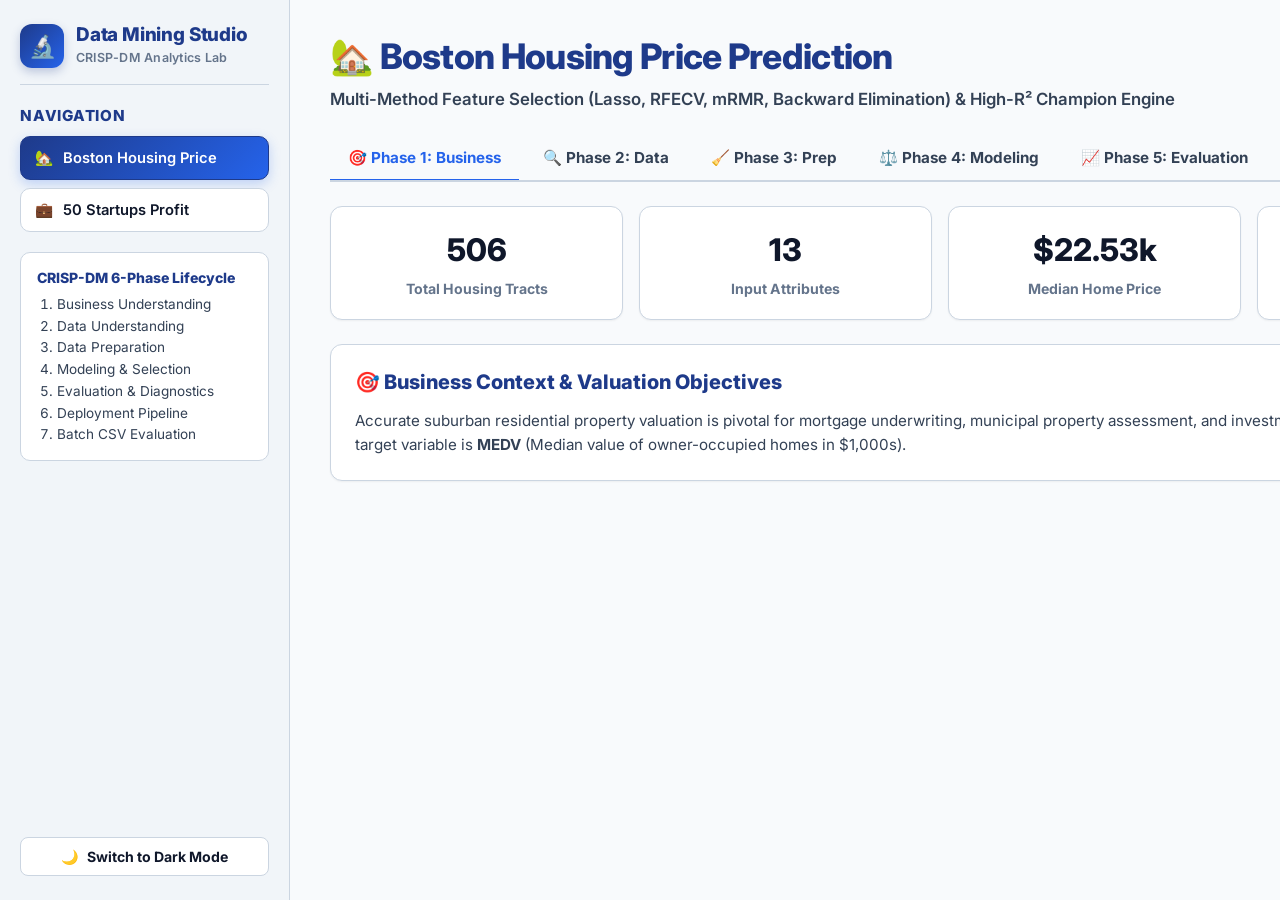
<file: index.html>
<!DOCTYPE html>
<html lang="en" data-theme="light">
<head>
  <meta charset="UTF-8">
  <meta name="viewport" content="width=device-width, initial-scale=1.0">
  <title>CRISP-DM Studio | Boston Housing & 50 Startups</title>
  <meta name="description" content="Production-ready machine learning regression platform featuring multi-method feature selection, econometric diagnostics, and real-time interactive valuation calculators.">
  <link rel="stylesheet" href="styles.css">
  <!-- Plotly.js CDN for fast, interactive zero-dependency charts -->
  <script src="https://cdn.plot.ly/plotly-2.35.2.min.js"></script>
</head>
<body>
  <div class="app-container">
    <!-- Sidebar -->
    <aside class="sidebar">
      <div class="brand-header">
        <div class="brand-icon">🔬</div>
        <div>
          <div class="brand-title">Data Mining Studio</div>
          <div class="brand-subtitle">CRISP-DM Analytics Lab</div>
        </div>
      </div>

      <div>
        <div class="nav-section-title">Navigation</div>
        <div class="project-selector">
          <button id="btn-project-boston" class="project-btn active" onclick="switchProject('boston')">
            <span>🏡</span>
            <span>Boston Housing Price</span>
          </button>
          <button id="btn-project-startups" class="project-btn" onclick="switchProject('startups')">
            <span>💼</span>
            <span>50 Startups Profit</span>
          </button>
        </div>
      </div>

      <div class="lifecycle-box">
        <h4>CRISP-DM 6-Phase Lifecycle</h4>
        <ol>
          <li>Business Understanding</li>
          <li>Data Understanding</li>
          <li>Data Preparation</li>
          <li>Modeling & Selection</li>
          <li>Evaluation & Diagnostics</li>
          <li>Deployment Pipeline</li>
          <li>Batch CSV Evaluation</li>
        </ol>
      </div>

      <button id="theme-toggle" class="theme-toggle-btn" onclick="toggleTheme()">
        <span id="theme-icon">🌙</span>
        <span id="theme-text">Toggle Dark Mode</span>
      </button>
    </aside>

    <!-- Main Content -->
    <main class="main-content">
      <div class="header-banner">
        <h1 id="page-title" class="main-title">🏡 Boston Housing Price Prediction</h1>
        <p id="page-subtitle" class="main-subtitle">
          Multi-Method Feature Selection (Lasso, RFECV, mRMR, Backward Elimination) & High-R² Champion Engine
        </p>
      </div>

      <!-- Tab Navigation -->
      <nav class="tabs-nav" aria-label="CRISP-DM Phases">
        <button class="tab-btn active" onclick="switchTab('phase1')">🎯 Phase 1: Business</button>
        <button class="tab-btn" onclick="switchTab('phase2')">🔍 Phase 2: Data</button>
        <button class="tab-btn" onclick="switchTab('phase3')">🧹 Phase 3: Prep</button>
        <button class="tab-btn" onclick="switchTab('phase4')">⚖️ Phase 4: Modeling</button>
        <button class="tab-btn" onclick="switchTab('phase5')">📈 Phase 5: Evaluation</button>
        <button class="tab-btn" onclick="switchTab('phase6')">🚀 Phase 6: Prediction</button>
        <button class="tab-btn" onclick="switchTab('batch')">📂 Batch CSV Evaluation</button>
      </nav>

      <!-- TAB 1: BUSINESS UNDERSTANDING -->
      <section id="pane-phase1" class="tab-pane active">
        <div id="content-phase1"></div>
      </section>

      <!-- TAB 2: DATA UNDERSTANDING -->
      <section id="pane-phase2" class="tab-pane">
        <div id="content-phase2"></div>
      </section>

      <!-- TAB 3: DATA PREPARATION -->
      <section id="pane-phase3" class="tab-pane">
        <div id="content-phase3"></div>
      </section>

      <!-- TAB 4: MODELING & FEATURE SELECTION -->
      <section id="pane-phase4" class="tab-pane">
        <div id="content-phase4"></div>
        <div id="plot-feature-selection" class="plot-box"></div>
        <div id="content-phase4-table"></div>
      </section>

      <!-- TAB 5: EVALUATION & DIAGNOSTICS -->
      <section id="pane-phase5" class="tab-pane">
        <div id="content-phase5"></div>
      </section>

      <!-- TAB 6: PREDICTION CALCULATOR -->
      <section id="pane-phase6" class="tab-pane">
        <div id="content-phase6"></div>
      </section>

      <!-- TAB 7: BATCH CSV DATASET PREDICTION & EVALUATION -->
      <section id="pane-batch" class="tab-pane">
        <div id="content-batch"></div>
      </section>
    </main>
  </div>

  <script src="app.js"></script>
</body>
</html>
</file>
<file: styles.css>
/* ==========================================================================
   Data Mining Studio - Vercel Native Responsive Design System
   ========================================================================== */
@import url('https://fonts.googleapis.com/css2?family=Inter:wght@400;500;600;700;800&display=swap');

:root {
  --font-sans: 'Inter', -apple-system, BlinkMacSystemFont, 'Segoe UI', Roboto, sans-serif;
  
  /* Light Mode Palette (Default - High Contrast, Deep Sharp Typography) */
  --bg-app: #f8fafc;
  --bg-sidebar: #f1f5f9;
  --bg-card: #ffffff;
  --bg-card-hover: #f8fafc;
  --border-color: #cbd5e1;
  --border-focus: #2563eb;
  
  --text-primary: #0f172a;
  --text-secondary: #334155;
  --text-muted: #64748b;
  --text-accent: #1e3a8a;
  --text-highlight: #047857;
  
  --primary-blue: #2563eb;
  --primary-navy: #1e3a8a;
  --accent-emerald: #059669;
  --accent-mint-bg: #f0fdf4;
  --accent-mint-border: #86efac;
  
  --shadow-sm: 0 1px 2px 0 rgba(0, 0, 0, 0.05);
  --shadow-md: 0 4px 6px -1px rgba(0, 0, 0, 0.1), 0 2px 4px -2px rgba(0, 0, 0, 0.06);
  --shadow-lg: 0 10px 15px -3px rgba(0, 0, 0, 0.1), 0 4px 6px -4px rgba(0, 0, 0, 0.05);
}

[data-theme="dark"] {
  --bg-app: #0f172a;
  --bg-sidebar: #1e293b;
  --bg-card: #1e293b;
  --bg-card-hover: #334155;
  --border-color: #334155;
  --border-focus: #60a5fa;
  
  --text-primary: #ffffff;
  --text-secondary: #cbd5e1;
  --text-muted: #94a3b8;
  --text-accent: #60a5fa;
  --text-highlight: #34d399;
  
  --primary-blue: #3b82f6;
  --primary-navy: #60a5fa;
  --accent-emerald: #10b981;
  --accent-mint-bg: #064e3b;
  --accent-mint-border: #059669;
  
  --shadow-sm: 0 1px 2px 0 rgba(0, 0, 0, 0.5);
  --shadow-md: 0 4px 6px -1px rgba(0, 0, 0, 0.4);
  --shadow-lg: 0 10px 15px -3px rgba(0, 0, 0, 0.4);
}

* {
  box-sizing: border-box;
  margin: 0;
  padding: 0;
}

body {
  font-family: var(--font-sans);
  background-color: var(--bg-app);
  color: var(--text-primary);
  line-height: 1.5;
  transition: background-color 0.2s ease, color 0.2s ease;
  overflow-x: hidden;
}

/* App Container */
.app-container {
  display: flex;
  min-height: 100vh;
}

/* Sidebar */
.sidebar {
  width: 290px;
  background-color: var(--bg-sidebar);
  border-right: 1.5px solid var(--border-color);
  padding: 24px 20px;
  display: flex;
  flex-direction: column;
  gap: 20px;
  flex-shrink: 0;
}

.brand-header {
  display: flex;
  align-items: center;
  gap: 12px;
  padding-bottom: 16px;
  border-bottom: 1.5px solid var(--border-color);
}

.brand-icon {
  width: 44px;
  height: 44px;
  border-radius: 12px;
  background: linear-gradient(135deg, #1e3a8a 0%, #2563eb 100%);
  display: flex;
  align-items: center;
  justify-content: center;
  font-size: 22px;
  color: #ffffff;
  box-shadow: 0 4px 10px rgba(30, 58, 138, 0.25);
  flex-shrink: 0;
}

.brand-title {
  font-size: 1.18rem;
  font-weight: 800;
  color: var(--text-accent);
  letter-spacing: -0.01em;
  line-height: 1.2;
}

.brand-subtitle {
  font-size: 0.78rem;
  font-weight: 600;
  color: var(--text-muted);
  letter-spacing: 0.02em;
  margin-top: 2px;
}

.nav-section-title {
  font-size: 0.95rem;
  font-weight: 800;
  color: var(--text-accent);
  margin-bottom: 8px;
  text-transform: uppercase;
  letter-spacing: 0.05em;
}

.project-selector {
  display: flex;
  flex-direction: column;
  gap: 8px;
}

.project-btn {
  display: flex;
  align-items: center;
  gap: 10px;
  padding: 12px 14px;
  border-radius: 10px;
  border: 1.5px solid var(--border-color);
  background-color: var(--bg-card);
  color: var(--text-primary);
  font-family: var(--font-sans);
  font-size: 0.92rem;
  font-weight: 600;
  cursor: pointer;
  text-align: left;
  transition: all 0.15s ease;
}

.project-btn:hover {
  background-color: var(--bg-card-hover);
  border-color: var(--primary-blue);
}

.project-btn.active {
  background: linear-gradient(135deg, #1e3a8a 0%, #2563eb 100%);
  color: #ffffff !important;
  border-color: #1e3a8a;
  box-shadow: 0 4px 12px rgba(37, 99, 235, 0.25);
}

.theme-toggle-btn {
  display: flex;
  align-items: center;
  justify-content: center;
  gap: 8px;
  padding: 10px 14px;
  border-radius: 8px;
  border: 1.5px solid var(--border-color);
  background-color: var(--bg-card);
  color: var(--text-primary);
  font-family: var(--font-sans);
  font-weight: 700;
  font-size: 0.88rem;
  cursor: pointer;
  transition: all 0.15s ease;
  margin-top: auto;
}

.theme-toggle-btn:hover {
  background-color: var(--bg-card-hover);
  border-color: var(--primary-blue);
}

.lifecycle-box {
  background-color: var(--bg-card);
  border: 1.5px solid var(--border-color);
  border-radius: 10px;
  padding: 14px 16px;
  font-size: 0.85rem;
}

.lifecycle-box h4 {
  font-size: 0.88rem;
  font-weight: 800;
  color: var(--text-accent);
  margin-bottom: 6px;
}

.lifecycle-box ol {
  padding-left: 20px;
  color: var(--text-secondary);
  line-height: 1.6;
}

/* Main Content Area */
.main-content {
  flex: 1;
  padding: 30px 40px;
  max-width: 1300px;
}

.header-banner {
  margin-bottom: 24px;
}

.main-title {
  font-size: 2.2rem;
  font-weight: 800;
  color: var(--text-accent);
  letter-spacing: -0.02em;
  margin-bottom: 4px;
}

.main-subtitle {
  font-size: 1.05rem;
  color: var(--text-secondary);
  font-weight: 600;
}

/* Tabs */
.tabs-nav {
  display: flex;
  gap: 6px;
  border-bottom: 2px solid var(--border-color);
  margin-bottom: 24px;
  overflow-x: auto;
}

.tab-btn {
  padding: 12px 18px;
  background: none;
  border: none;
  border-bottom: 3px solid transparent;
  margin-bottom: -2px;
  color: var(--text-secondary);
  font-family: var(--font-sans);
  font-size: 0.95rem;
  font-weight: 700;
  cursor: pointer;
  white-space: nowrap;
  display: flex;
  align-items: center;
  gap: 8px;
  transition: all 0.15s ease;
}

.tab-btn:hover {
  color: var(--primary-blue);
}

.tab-btn.active {
  color: var(--primary-blue);
  border-bottom-color: var(--primary-blue);
}

.tab-pane {
  display: none;
  animation: fadeIn 0.2s ease;
}

.tab-pane.active {
  display: block;
}

@keyframes fadeIn {
  from { opacity: 0; transform: translateY(4px); }
  to { opacity: 1; transform: translateY(0); }
}

/* Cards & Grid */
.cards-grid {
  display: grid;
  grid-template-columns: repeat(auto-fit, minmax(220px, 1fr));
  gap: 16px;
  margin-bottom: 24px;
}

.metric-card {
  background-color: var(--bg-card);
  border: 1.5px solid var(--border-color);
  border-radius: 12px;
  padding: 20px;
  text-align: center;
  box-shadow: var(--shadow-sm);
  transition: transform 0.15s ease, box-shadow 0.15s ease;
}

.metric-card:hover {
  transform: translateY(-2px);
  box-shadow: var(--shadow-md);
}

.stat-number {
  font-size: 1.95rem;
  font-weight: 800;
  color: var(--text-primary);
}

.stat-label {
  font-size: 0.88rem;
  color: var(--text-muted);
  font-weight: 700;
  margin-top: 4px;
}

.info-card {
  background-color: var(--bg-card);
  border: 1.5px solid var(--border-color);
  border-radius: 12px;
  padding: 22px 24px;
  margin-bottom: 20px;
  box-shadow: var(--shadow-sm);
}

.info-card h3 {
  color: var(--text-accent);
  font-weight: 800;
  font-size: 1.25rem;
  margin-bottom: 12px;
}

.info-card p, .info-card li {
  color: var(--text-secondary);
  font-size: 0.95rem;
  line-height: 1.6;
}

.recommendation-box {
  background-color: var(--accent-mint-bg);
  border: 1.5px solid var(--accent-mint-border);
  border-left: 6px solid var(--accent-emerald);
  border-radius: 10px;
  padding: 20px 24px;
  margin-top: 16px;
  box-shadow: var(--shadow-sm);
}

.diag-title {
  color: var(--accent-emerald);
  font-weight: 800;
  font-size: 1.15rem;
  margin-bottom: 12px;
  display: flex;
  align-items: center;
  gap: 8px;
}

.diag-item {
  color: var(--text-primary);
  font-size: 0.95rem;
  margin-bottom: 8px;
  line-height: 1.55;
}

.diag-item b {
  color: var(--text-primary);
  font-weight: 700;
}

.diag-highlight {
  color: var(--text-highlight);
  font-weight: 800;
}

/* Calculator & Form Controls */
.calculator-container {
  display: grid;
  grid-template-columns: 1fr 1fr;
  gap: 24px;
  margin-top: 16px;
}

.form-group {
  margin-bottom: 16px;
}

.form-group label {
  display: flex;
  justify-content: space-between;
  font-size: 0.88rem;
  font-weight: 700;
  color: var(--text-secondary);
  margin-bottom: 6px;
}

.form-slider {
  width: 100%;
  accent-color: var(--primary-blue);
  cursor: pointer;
}

.pill-group {
  display: flex;
  gap: 8px;
  margin-bottom: 16px;
}

.pill-btn {
  padding: 8px 16px;
  border-radius: 20px;
  border: 1.5px solid var(--border-color);
  background-color: var(--bg-card);
  color: var(--text-primary);
  font-family: var(--font-sans);
  font-weight: 700;
  font-size: 0.85rem;
  cursor: pointer;
  transition: all 0.15s ease;
}

.pill-btn.active {
  background: var(--primary-blue);
  color: #ffffff;
  border-color: var(--primary-blue);
}

/* Data Table */
.data-table-container {
  overflow-x: auto;
  border-radius: 10px;
  border: 1.5px solid var(--border-color);
  margin-top: 16px;
}

.data-table {
  width: 100%;
  border-collapse: collapse;
  text-align: left;
  font-size: 0.88rem;
}

.data-table th {
  background-color: var(--bg-sidebar);
  color: var(--text-accent);
  font-weight: 800;
  padding: 12px 16px;
  border-bottom: 1.5px solid var(--border-color);
}

.data-table td {
  padding: 12px 16px;
  border-bottom: 1px solid var(--border-color);
  color: var(--text-primary);
}

.data-table tr:hover {
  background-color: var(--bg-card-hover);
}

/* Plot Container */
.plot-box {
  background-color: var(--bg-card);
  border: 1.5px solid var(--border-color);
  border-radius: 12px;
  padding: 16px;
  margin-bottom: 24px;
  min-height: 480px;
}

/* Image Gallery & Plot Cards */
.plot-grid {
  display: grid;
  grid-template-columns: repeat(auto-fit, minmax(440px, 1fr));
  gap: 22px;
  margin-top: 20px;
  margin-bottom: 28px;
}

.image-card {
  background-color: var(--bg-card);
  border: 1.5px solid var(--border-color);
  border-radius: 12px;
  overflow: hidden;
  box-shadow: var(--shadow-sm);
  transition: transform 0.15s ease, box-shadow 0.15s ease;
  display: flex;
  flex-direction: column;
}

.image-card:hover {
  transform: translateY(-2px);
  box-shadow: var(--shadow-md);
  border-color: var(--primary-blue);
}

.image-card-img-wrap {
  width: 100%;
  background-color: #ffffff;
  display: flex;
  align-items: center;
  justify-content: center;
  border-bottom: 1.5px solid var(--border-color);
  overflow: hidden;
}

.image-card img {
  width: 100%;
  height: auto;
  max-height: 420px;
  object-fit: contain;
  display: block;
}

.image-card-body {
  padding: 14px 18px 16px 18px;
}

.image-card-caption {
  font-size: 0.95rem;
  font-weight: 800;
  color: var(--text-accent);
  margin-bottom: 4px;
  display: flex;
  align-items: center;
  gap: 6px;
}

.image-card-desc {
  font-size: 0.84rem;
  color: var(--text-muted);
  line-height: 1.45;
}

/* Responsive */
@media (max-width: 900px) {
  .app-container {
    flex-direction: column;
  }
  .sidebar {
    width: 100%;
    border-right: none;
    border-bottom: 1.5px solid var(--border-color);
  }
  .calculator-container {
    grid-template-columns: 1fr;
  }
  .main-content {
    padding: 20px 16px;
  }
}

/* Batch Dataset Evaluation Styles */
.batch-container {
  display: flex;
  flex-direction: column;
  gap: 20px;
}

.upload-grid {
  display: grid;
  grid-template-columns: 1fr 1fr;
  gap: 18px;
  margin-bottom: 8px;
}

@media (max-width: 820px) {
  .upload-grid {
    grid-template-columns: 1fr;
  }
}

.upload-zone {
  border: 2px dashed var(--border-color);
  background-color: var(--bg-card);
  border-radius: 12px;
  padding: 28px 20px;
  text-align: center;
  cursor: pointer;
  transition: all 0.2s ease;
  display: flex;
  flex-direction: column;
  align-items: center;
  justify-content: center;
}

.upload-zone:hover, .upload-zone.dragover {
  border-color: var(--primary-blue);
  background-color: var(--bg-card-hover);
  transform: translateY(-2px);
  box-shadow: var(--shadow-sm);
}

.upload-zone-icon {
  font-size: 2.2rem;
  margin-bottom: 8px;
}

.upload-zone-title {
  font-weight: 800;
  font-size: 1rem;
  color: var(--text-accent);
  margin-bottom: 4px;
}

.upload-zone-subtitle {
  font-size: 0.82rem;
  color: var(--text-muted);
}

.url-box {
  background-color: var(--bg-card);
  border: 1.5px solid var(--border-color);
  border-radius: 12px;
  padding: 22px 20px;
  display: flex;
  flex-direction: column;
  justify-content: space-between;
}

.url-input-group {
  display: flex;
  gap: 8px;
  margin: 12px 0;
}

.url-input {
  flex: 1;
  background-color: var(--bg-sidebar);
  border: 1.5px solid var(--border-color);
  border-radius: 8px;
  padding: 10px 14px;
  color: var(--text-primary);
  font-family: var(--font-sans);
  font-size: 0.88rem;
  outline: none;
  transition: border-color 0.15s ease;
}

.url-input:focus {
  border-color: var(--primary-blue);
}

.btn-fetch {
  background-color: var(--primary-blue);
  color: #ffffff;
  border: none;
  border-radius: 8px;
  padding: 10px 18px;
  font-family: var(--font-sans);
  font-weight: 700;
  font-size: 0.88rem;
  cursor: pointer;
  transition: opacity 0.15s ease;
  white-space: nowrap;
}

.btn-fetch:hover {
  opacity: 0.9;
}

.sample-pills-wrap {
  display: flex;
  flex-wrap: wrap;
  align-items: center;
  gap: 8px;
  margin-top: 6px;
}

.sample-pill-btn {
  background-color: var(--bg-sidebar);
  border: 1px solid var(--border-color);
  border-radius: 20px;
  padding: 5px 12px;
  font-size: 0.8rem;
  font-weight: 600;
  color: var(--text-secondary);
  cursor: pointer;
  transition: all 0.15s ease;
}

.sample-pill-btn:hover {
  border-color: var(--primary-blue);
  color: var(--primary-blue);
  background-color: var(--bg-card-hover);
}

.batch-results-wrap {
  display: flex;
  flex-direction: column;
  gap: 20px;
  margin-top: 10px;
}

.batch-table-scroll {
  max-height: 420px;
  overflow-y: auto;
  overflow-x: auto;
  border-radius: 10px;
  border: 1.5px solid var(--border-color);
}

.batch-table-scroll thead th {
  position: sticky;
  top: 0;
  z-index: 2;
  background-color: var(--bg-sidebar);
}

.status-badge {
  display: inline-block;
  padding: 3px 8px;
  border-radius: 6px;
  font-size: 0.76rem;
  font-weight: 700;
}

.status-badge.optimal {
  background-color: rgba(34, 197, 94, 0.15);
  color: #16a34a;
}

.status-badge.warn {
  background-color: rgba(239, 68, 68, 0.15);
  color: #dc2626;
}

.status-badge.neutral {
  background-color: rgba(59, 130, 246, 0.15);
  color: #2563eb;
}

.btn-download-csv {
  display: inline-flex;
  align-items: center;
  gap: 8px;
  background-color: #059669;
  color: #ffffff;
  border: none;
  border-radius: 8px;
  padding: 10px 20px;
  font-family: var(--font-sans);
  font-weight: 700;
  font-size: 0.9rem;
  cursor: pointer;
  transition: opacity 0.15s ease;
}

.btn-download-csv:hover {
  opacity: 0.9;
}
</file>
